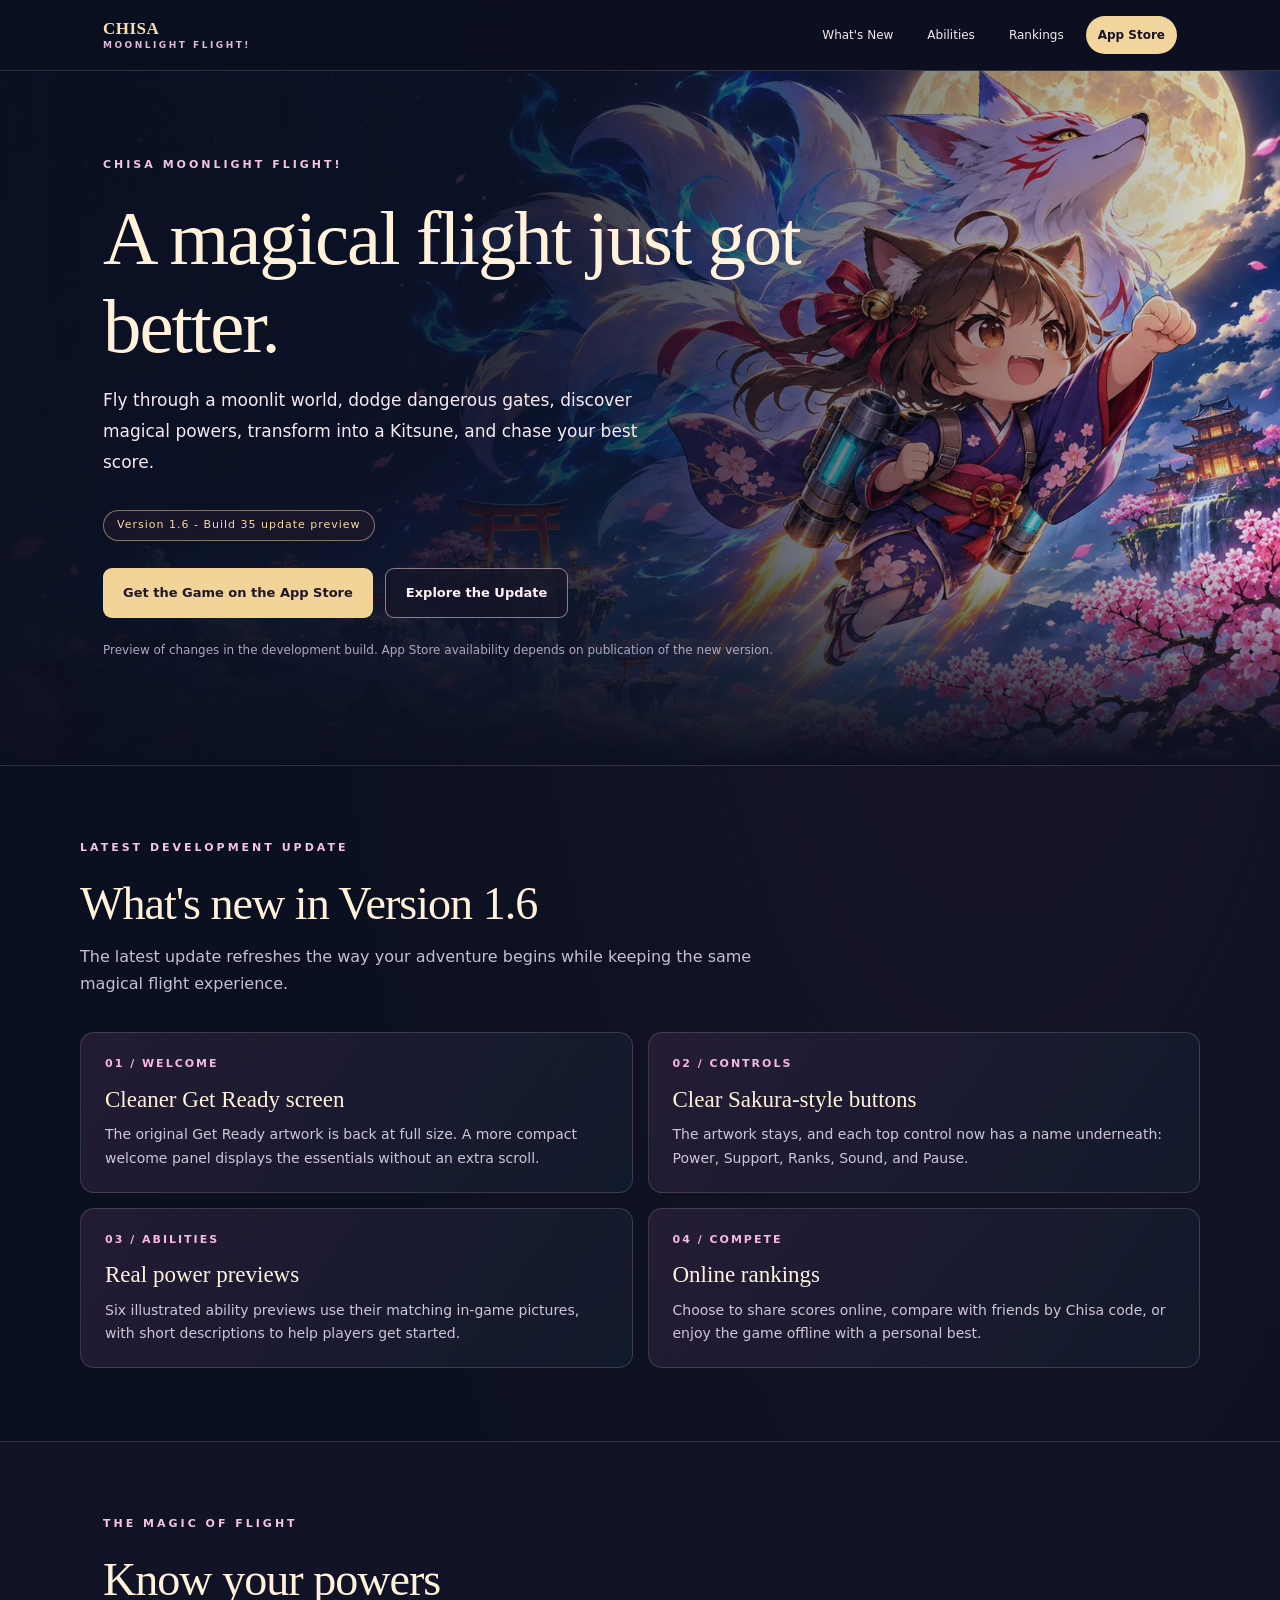
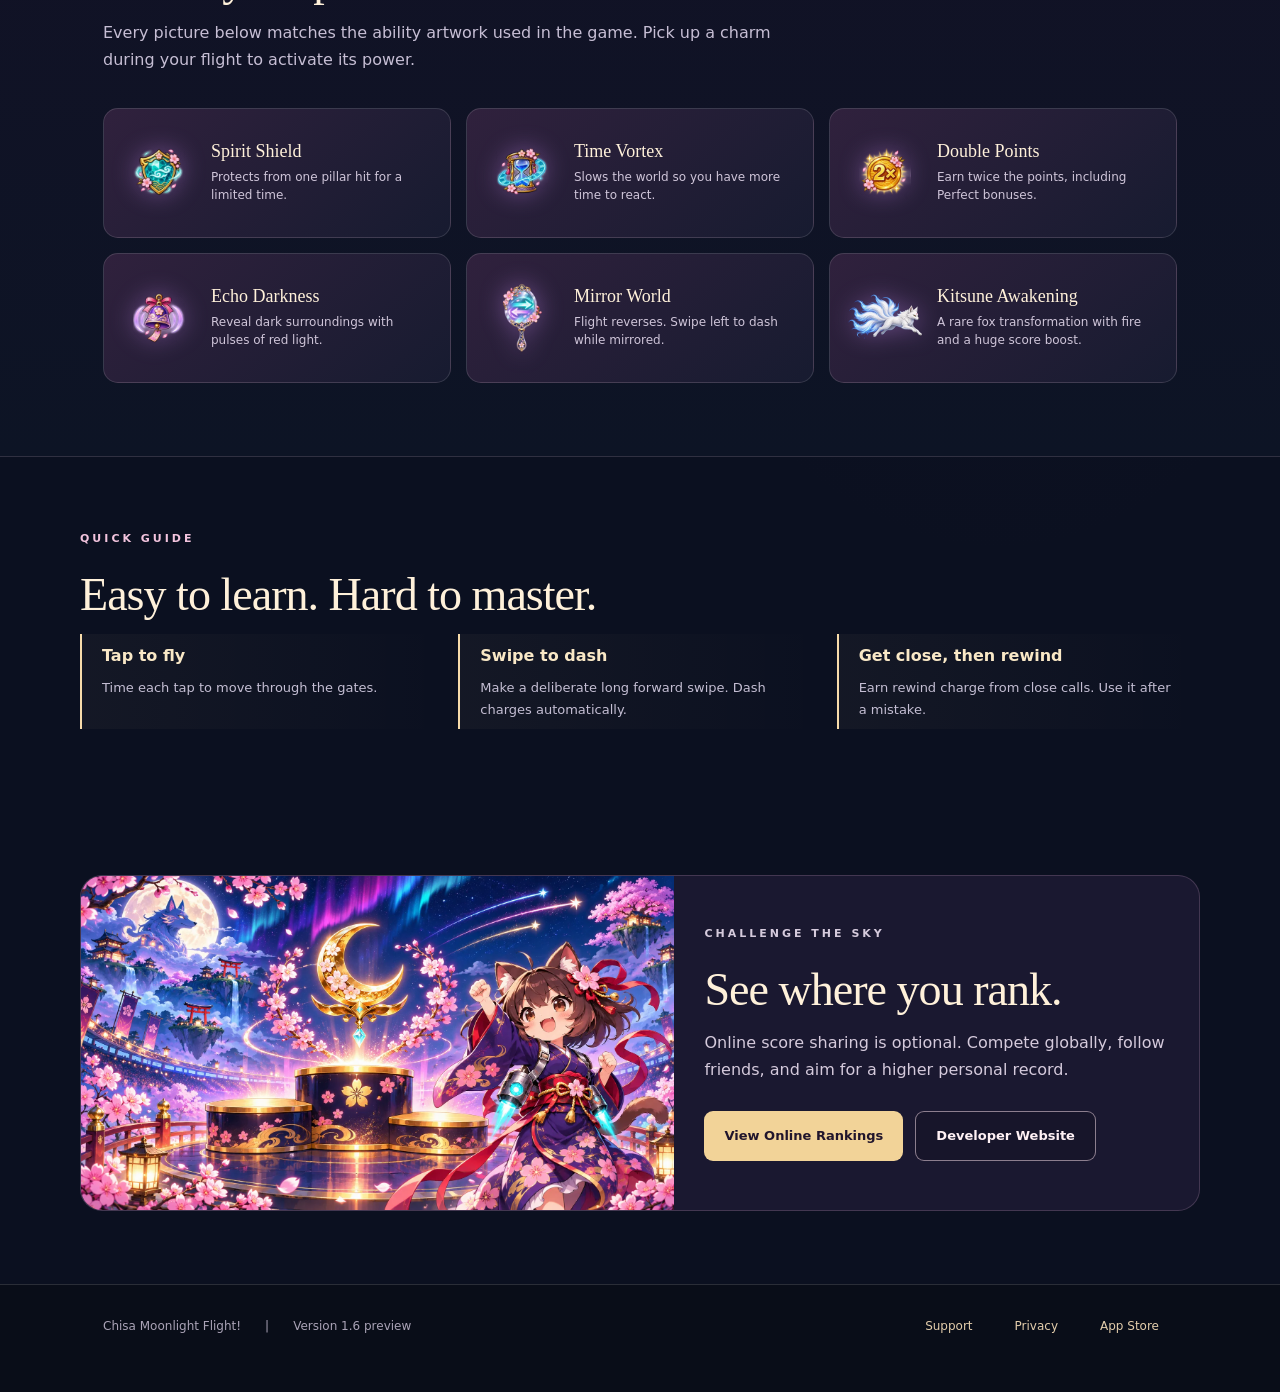
<file: updates.html>
<!doctype html>
<html lang="en">
<head>
<meta charset="utf-8">
<meta name="viewport" content="width=device-width, initial-scale=1">
<meta name="theme-color" content="#0b1020">
<meta name="description" content="Explore the Version 1.6 update preview for Chisa Moonlight Flight! See the compact welcome screen, magical abilities, updated controls, and online rankings.">
<meta property="og:type" content="website">
<meta property="og:title" content="Chisa Moonlight Flight! - Version 1.6 Update">
<meta property="og:description" content="A magical moonlit flight with new Sakura-themed controls, illustrated power guides, and online rankings.">
<meta property="og:image" content="https://xavieraponteus-source.github.io/chisa-game/assets/site-nov26/home.webp">
<meta property="og:url" content="https://xavieraponteus-source.github.io/chisa-game/updates.html">
<title>Version 1.6 Update | Chisa Moonlight Flight!</title>
<link rel="stylesheet" href="assets/style.css">
<style>
:root{--glow:#edbdeb;--line:#ffffff28}
*{box-sizing:border-box}
body{overflow-x:hidden;background:radial-gradient(ellipse at 78% 5%,#39214150,transparent 50%),#0b1020}
.wrap{max-width:1120px;margin:auto;padding:0 23px}
.top{z-index:30;position:sticky;top:0;background:#0b1020ee;border-bottom:1px solid #ffffff24;backdrop-filter:blur(12px)}
.top-inner{min-height:70px;display:flex;align-items:center;justify-content:space-between;gap:20px}
.logo{font:700 17px/1.25 Georgia,serif;letter-spacing:.5px;text-decoration:none;color:#f8dfb1}
.logo small{display:block;color:#e1b7da;font:600 9px/1.5 system-ui,sans-serif;letter-spacing:2.5px;text-transform:uppercase}
.menu{display:flex;align-items:center;flex-wrap:wrap;gap:10px}
.menu a{font-size:12px;text-decoration:none;color:#f5e9ee;padding:9px 12px;border-radius:20px}
.menu a:hover,.menu a:focus-visible{background:#ffffff17}
.menu .store{color:#171327;background:#f3d59e;font-weight:800}
.hero-v16{min-height:580px;position:relative;display:flex;align-items:center;isolation:isolate;overflow:hidden;border-bottom:1px solid #ffffff20}
.hero-v16>img{position:absolute;inset:0;width:100%;height:100%;object-fit:cover;object-position:72% center;z-index:-2}
.hero-v16:before{content:"";position:absolute;inset:0;background:linear-gradient(90deg,#0b1020f5 0%,#0b1020d8 43%,#0b10206b 77%,#0b102017),linear-gradient(0deg,#0b1020 0%,transparent 30%);z-index:-1}
.hero-inner{width:100%;padding:85px 23px}
.hero-v16 h1{font-size:clamp(43px,6vw,79px);max-width:720px;margin:15px 0 14px}
.hero-v16 .lead{max-width:550px;color:#f5eaf2;font-size:17px;line-height:1.8}
.kicker{color:#f3c4de;font-size:11px;font-weight:800;letter-spacing:3px;text-transform:uppercase}
.pill{display:inline-block;border:1px solid #f4dbb17a;border-radius:999px;background:#1e172bd4;color:#f5daa1;padding:5px 13px;font-size:11px;letter-spacing:1px;margin-top:13px}
.ctas{display:flex;flex-wrap:wrap;gap:12px;margin-top:27px}
.ctas a{font-weight:750;font-size:13px;text-decoration:none;border-radius:9px;padding:13px 20px;display:inline-flex;align-items:center;justify-content:center;min-height:46px}
.ctas .main{background:#f2d398;color:#21152c}
.ctas .alt{border:1px solid #f3dae688;background:#171629b8;color:#fff1f5}
.content-section{padding:73px 0}
.content-section h2{font-size:clamp(30px,3.6vw,48px);margin:13px 0 12px}
.section-desc{max-width:720px;color:#c6bed4;margin-bottom:35px}
.release{display:grid;grid-template-columns:repeat(2,minmax(0,1fr));gap:15px}
.release article{padding:22px 24px;border:1px solid #ffffff24;border-radius:14px;background:linear-gradient(125deg,#2c203bba,#121b2df0);min-height:158px}
.release .num{display:block;color:#f8b7de;font-size:11px;font-weight:800;letter-spacing:2px;margin-bottom:13px}
.release h3{font-size:23px;margin:0 0 10px}
.release p{color:#cfc5d9;font-size:14px;line-height:1.65;margin:0}
.power-section{background:linear-gradient(180deg,#121226,#0d1425);border-top:1px solid #ffffff20;border-bottom:1px solid #ffffff20}
.powers{display:grid;grid-template-columns:repeat(3,minmax(0,1fr));gap:15px}
.power{display:flex;gap:14px;align-items:center;min-height:130px;border:1px solid #ffffff22;border-radius:15px;padding:17px;background:linear-gradient(140deg,#30213d,#171b30)}
.power img{width:76px;height:76px;object-fit:contain;flex:none;filter:drop-shadow(0 0 12px #bd83e477)}
.power h3{font-size:18px;margin:0 0 6px}
.power p{margin:0;color:#cfc5d9;font-size:12px;line-height:1.55}
.controls{display:grid;grid-template-columns:repeat(3,minmax(0,1fr));gap:15px;border:0}
.control{border-left:2px solid #f7dbaa;padding:8px 20px;background:linear-gradient(90deg,#f7dbaa0a,transparent)}
.control b{display:block;color:#f9e8c6;margin-bottom:8px}
.control p{font-size:13px;color:#c4bed3;margin:0}
.banner{display:grid;grid-template-columns:1.2fr 1fr;gap:30px;align-items:center;background:#1a1830;border:1px solid #e3b3d633;border-radius:22px;overflow:hidden}
.banner img{width:100%;height:100%;min-height:290px;max-height:460px;object-fit:cover}
.banner-copy{padding:30px 30px 30px 0}
.banner-copy p{color:#d5cadc}
.bottom{border-top:1px solid #ffffff22;background:#090d18;padding:31px 0;color:#aaa3b6;font-size:12px}
.bottom .wrap{display:flex;align-items:center;justify-content:space-between;gap:12px;flex-wrap:wrap}
.bottom a{color:#e4ceac;text-decoration:none;margin-right:18px}
.notice{margin-top:22px;font-size:12px;color:#afa7c1}
@media(max-width:780px){.hero-v16{min-height:690px;align-items:flex-end}.hero-v16>img{height:75%;object-position:67% top}.hero-v16:before{background:linear-gradient(0deg,#0b1020 9%,#0b1020f5 29%,#0b10208f 58%,transparent 88%)}.hero-inner{padding:320px 23px 65px}.powers{grid-template-columns:repeat(2,minmax(0,1fr))}.controls{grid-template-columns:1fr 1fr}.banner{grid-template-columns:1fr}.banner img{max-height:260px}.banner-copy{padding:0 25px 28px}}
@media(max-width:550px){.top-inner{min-height:68px}.menu{gap:0}.menu a{font-size:11px;padding:7px 8px}.menu a:first-child{display:none}.logo{font-size:14px}.logo small{font-size:8px}.hero-v16 h1{font-size:42px}.hero-v16 .lead{font-size:15px}.release,.powers,.controls{grid-template-columns:1fr}.content-section{padding:55px 0}.power{min-height:105px}.power img{width:70px;height:70px}.ctas a{flex:1 1 100%}}
@media(prefers-reduced-motion:reduce){html{scroll-behavior:auto}}
</style>
</head>
<body>
<a class="skip" href="#main">Skip to content</a>
<header class="top"><div class="wrap top-inner">
<a href="https://xavier-is-working.com/" class="logo">CHISA <small>Moonlight Flight!</small></a>
<nav class="menu" aria-label="Main navigation">
<a href="#new">What's New</a><a href="#powers">Abilities</a>
<a href="https://xavier-is-working.com/leaderboard.html">Rankings</a>
<a class="store" href="https://apps.apple.com/app/id6825587415" rel="noopener noreferrer">App Store</a>
</nav></div></header>
<main id="main">
<section class="hero-v16" aria-labelledby="hero-title">
<img src="assets/site-nov26/home.webp" alt="Moonlit Japanese fantasy artwork for Chisa Moonlight Flight!" fetchpriority="high">
<div class="wrap hero-inner"><p class="kicker">Chisa Moonlight Flight!</p><h1 id="hero-title">A magical flight just got better.</h1>
<p class="lead">Fly through a moonlit world, dodge dangerous gates, discover magical powers, transform into a Kitsune, and chase your best score.</p>
<span class="pill">Version 1.6 - Build 35 update preview</span>
<div class="ctas"><a class="main" href="https://apps.apple.com/app/id6825587415">Get the Game on the App Store</a><a class="alt" href="#new">Explore the Update</a></div>
<p class="notice">Preview of changes in the development build. App Store availability depends on publication of the new version.</p>
</div></section>
<section id="new" class="content-section wrap">
<p class="kicker">Latest Development Update</p><h2>What's new in Version 1.6</h2>
<p class="section-desc">The latest update refreshes the way your adventure begins while keeping the same magical flight experience.</p>
<div class="release">
<article><span class="num">01 / WELCOME</span><h3>Cleaner Get Ready screen</h3><p>The original Get Ready artwork is back at full size. A more compact welcome panel displays the essentials without an extra scroll.</p></article>
<article><span class="num">02 / CONTROLS</span><h3>Clear Sakura-style buttons</h3><p>The artwork stays, and each top control now has a name underneath: Power, Support, Ranks, Sound, and Pause.</p></article>
<article><span class="num">03 / ABILITIES</span><h3>Real power previews</h3><p>Six illustrated ability previews use their matching in-game pictures, with short descriptions to help players get started.</p></article>
<article><span class="num">04 / COMPETE</span><h3>Online rankings</h3><p>Choose to share scores online, compare with friends by Chisa code, or enjoy the game offline with a personal best.</p></article>
</div></section>
<section class="content-section power-section" id="powers"><div class="wrap">
<p class="kicker">The Magic of Flight</p><h2>Know your powers</h2>
<p class="section-desc">Every picture below matches the ability artwork used in the game. Pick up a charm during your flight to activate its power.</p>
<div class="powers">
<div class="power"><img src="assets/shield.webp" loading="lazy" alt="Spirit Shield pickup"><div><h3>Spirit Shield</h3><p>Protects from one pillar hit for a limited time.</p></div></div>
<div class="power"><img src="assets/time.webp" loading="lazy" alt="Time Vortex pickup"><div><h3>Time Vortex</h3><p>Slows the world so you have more time to react.</p></div></div>
<div class="power"><img src="assets/double.webp" loading="lazy" alt="Double Points pickup"><div><h3>Double Points</h3><p>Earn twice the points, including Perfect bonuses.</p></div></div>
<div class="power"><img src="assets/echo.webp" loading="lazy" alt="Echo Darkness pickup"><div><h3>Echo Darkness</h3><p>Reveal dark surroundings with pulses of red light.</p></div></div>
<div class="power"><img src="assets/mirror.webp" loading="lazy" alt="Mirror World pickup"><div><h3>Mirror World</h3><p>Flight reverses. Swipe left to dash while mirrored.</p></div></div>
<div class="power"><img src="assets/kitsune.webp" loading="lazy" alt="Kitsune Awakening pickup"><div><h3>Kitsune Awakening</h3><p>A rare fox transformation with fire and a huge score boost.</p></div></div>
</div></div></section>
<section class="content-section wrap" id="how-to-play">
<p class="kicker">Quick Guide</p><h2>Easy to learn. Hard to master.</h2>
<div class="controls">
<div class="control"><b>Tap to fly</b><p>Time each tap to move through the gates.</p></div>
<div class="control"><b>Swipe to dash</b><p>Make a deliberate long forward swipe. Dash charges automatically.</p></div>
<div class="control"><b>Get close, then rewind</b><p>Earn rewind charge from close calls. Use it after a mistake.</p></div>
</div></section>
<section class="content-section wrap"><div class="banner">
<img src="assets/site-nov26/rankings.webp" loading="lazy" alt="Moonlit rankings artwork">
<div class="banner-copy"><p class="kicker">Challenge the Sky</p><h2>See where you rank.</h2><p>Online score sharing is optional. Compete globally, follow friends, and aim for a higher personal record.</p>
<div class="ctas"><a class="main" href="https://xavier-is-working.com/leaderboard.html">View Online Rankings</a><a class="alt" href="https://xavier-is-working.com/">Developer Website</a></div>
</div></div></section>
</main>
<footer class="bottom"><div class="wrap">
<div>Chisa Moonlight Flight! <span aria-hidden="true"> | </span> Version 1.6 preview</div>
<div><a href="https://xavier-is-working.com/support.html">Support</a><a href="https://xavier-is-working.com/privacy.html">Privacy</a><a href="https://apps.apple.com/app/id6825587415">App Store</a></div>
</div></footer>
</body></html>
</file>
<file: assets/style.css>
:root{color-scheme:dark;--bg:#0b1020;--panel:#13182d;--text:#eee8f0;--muted:#b5b3c8;--gold:#f0d095;--pink:#f5abc7;--line:#ffffff19}*{box-sizing:border-box}html{scroll-behavior:smooth;scroll-padding-top:95px}body{margin:0;background:var(--bg);color:var(--text);font:16px/1.7 system-ui,-apple-system,BlinkMacSystemFont,"Segoe UI",sans-serif}a{color:inherit}a:focus-visible,summary:focus-visible{outline:3px solid var(--pink);outline-offset:5px}img{max-width:100%}h1,h2,h3{font-family:Georgia,"Times New Roman",serif;font-weight:400;line-height:1.15;margin:0 0 22px;color:#fff1da}h1{font-size:clamp(42px,5.3vw,78px);letter-spacing:-2px}h2{font-size:clamp(34px,4vw,53px);letter-spacing:-1px}h3{font-size:25px;margin-bottom:12px}p{margin:0 0 20px}strong{color:#fff}.eyebrow{font-size:11px;font-weight:750;letter-spacing:2.4px;color:var(--pink);text-transform:uppercase;margin-bottom:20px}.nav{display:flex;align-items:center;justify-content:space-between;gap:24px;padding:22px max(24px,calc((100vw - 1200px)/2));background:#0b1020f5;border-bottom:1px solid var(--line);position:sticky;top:0;z-index:10;backdrop-filter:blur(16px)}.brand{text-decoration:none;color:var(--gold);font-weight:700;font-size:15px;letter-spacing:2px;line-height:1.3}.brand>span{color:var(--pink);font-size:28px;vertical-align:middle;margin-right:8px}.brand small{display:block;font-size:8px;letter-spacing:2.3px;margin-left:36px;color:var(--muted)}nav{display:flex;align-items:center;gap:26px}nav a{font-size:12px;text-decoration:none;color:#ddd3e4}nav a:hover,.text-link:hover{color:var(--pink)}.nav-donate{border:1px solid #f0d09555;border-radius:30px;padding:8px 17px;color:var(--gold)}.skip{position:absolute;top:-100px;z-index:100;background:white;color:black;padding:12px}.skip:focus{top:10px}.hero{position:relative;min-height:690px;display:flex;align-items:center;isolation:isolate;overflow:hidden}.hero-art{position:absolute;inset:0;width:100%;height:100%;object-fit:cover;object-position:center;z-index:-3}.hero:before{content:"";position:absolute;inset:0;z-index:-2;background:linear-gradient(90deg,#0b1020ed 0%,#0b1020a8 33%,#0b102010 72%)}.hero:after{content:"";position:absolute;inset:0;z-index:-1;background:linear-gradient(0deg,var(--bg),transparent 28%)}.hero-copy{width:100%;max-width:1250px;padding:70px 26px;margin:auto}.hero-copy h1{max-width:610px}.hero-copy>p:not(.eyebrow){max-width:500px;color:#ded5e9;font-size:17px;text-shadow:0 1px 10px #000}.actions{display:flex;flex-wrap:wrap;gap:12px;margin-top:28px}.button{display:inline-flex;justify-content:center;align-items:center;gap:8px;text-decoration:none;background:var(--gold);color:#1a1424;font-size:13px;font-weight:750;padding:13px 22px;border-radius:7px;min-height:47px;transition:transform .2s,filter .2s}.button:hover{filter:brightness(1.08);transform:translateY(-2px)}.button.secondary{background:#14182dbc;border:1px solid #eee3ff50;color:#f9e8ed}.hero-note{display:block;font-size:11px;color:#c6bdcf;letter-spacing:1px;margin-top:24px}.section{max-width:1200px;margin:auto;padding:85px 26px;scroll-margin-top:85px}.section-heading{max-width:670px;margin-bottom:40px}.section-heading>p:not(.eyebrow){color:var(--muted);max-width:600px}.features{display:grid;grid-template-columns:repeat(3,minmax(0,1fr));gap:30px}.features article{border-top:1px solid #f0d09555;padding-top:24px}.features span{font-size:10px;letter-spacing:2px;color:var(--pink)}.features h3{margin-top:16px}.features p,.developer p{color:var(--muted)}.abilities-preview{border-top:1px solid var(--line);border-bottom:1px solid var(--line);text-align:center}.abilities-preview .section-heading{margin:0 auto 35px}.abilities-preview .section-heading p{margin-left:auto;margin-right:auto}.charms{display:grid;grid-template-columns:repeat(6,1fr);gap:18px;margin-bottom:35px}.charms a{text-decoration:none;font-size:12px;color:#e9dce8}.charms img{display:block;margin:0 auto 14px;object-fit:contain;filter:drop-shadow(0 0 9px #a77bf64d);transition:transform .25s}.charms a:hover img{transform:translateY(-5px)}.text-link{font-size:13px;color:var(--gold);text-underline-offset:6px}.developer{display:grid;grid-template-columns:1fr 2fr;gap:65px;align-items:center}.dev-mark{aspect-ratio:1;max-width:290px;border:1px solid #f0d09555;border-radius:50%;display:flex;align-items:center;justify-content:center;font-size:140px;color:#f5abc722;background:radial-gradient(circle,#502b5350,transparent 70%);position:relative}.dev-mark span{position:absolute;font-family:Georgia,serif;font-size:65px;color:var(--gold);letter-spacing:7px}.developer h2{font-size:40px}.roadmap{padding:45px;background:linear-gradient(125deg,#21192f,#11192c);border:1px solid var(--line);border-radius:20px}.roadmap .features{grid-template-columns:1fr 1fr}.muted,.fine{color:var(--muted);font-size:13px}.roadmap>.muted{margin:25px 0 0}.donation{text-align:center;max-width:800px;padding-bottom:110px}.donation>p:not(.eyebrow){max-width:640px;margin:0 auto 25px;color:var(--muted)}.donation .fine{margin-top:20px!important;font-size:12px}footer{text-align:center;border-top:1px solid var(--line);padding:45px 20px;background:#080c17}footer p{color:var(--muted);font-size:13px;margin-top:12px}footer div{display:flex;justify-content:center;gap:24px;flex-wrap:wrap;font-size:12px;margin-bottom:25px}footer small{font-size:11px;color:#9390a7}.page-heading{padding-top:90px;padding-bottom:55px;max-width:1000px;text-align:center}.page-heading p{max-width:620px;margin-left:auto;margin-right:auto;color:var(--muted)}.page-heading .eyebrow{color:var(--pink)}.page-heading .actions{justify-content:center}.controls{border-top:1px solid var(--line)}.ability-grid{display:grid;grid-template-columns:repeat(2,minmax(0,1fr));gap:18px}.ability{padding:28px;border:1px solid var(--line);border-radius:15px;background:linear-gradient(135deg,#1d1830,#101a2b);overflow:hidden}.ability img{float:right;object-fit:contain;margin:0 0 10px 16px;filter:drop-shadow(0 0 10px #b183ee50)}.ability .eyebrow{font-size:9px;letter-spacing:1.5px;margin-top:10px;margin-bottom:13px}.ability h3{font-size:28px}.ability>p:last-child{font-size:14px;color:var(--muted);margin-bottom:0}.faq{max-width:920px}.faq details{border-bottom:1px solid var(--line);padding:20px 0}.faq summary{cursor:pointer;font-size:16px;color:#f4e2c6;line-height:1.5;padding-right:15px}.faq details p{font-size:14px;color:var(--muted);padding:15px 20px 0 0;margin:0}.contact{max-width:850px;text-align:center;border-top:1px solid var(--line)}.contact>.fine{margin-top:25px}.contact p{color:var(--muted)}@media(max-width:850px){nav{gap:15px}.nav{padding:16px 20px;gap:15px}nav a{font-size:11px}.nav-donate{display:none}.hero{min-height:730px;align-items:flex-end}.hero-art{object-position:65% top;height:65%}.hero:before{background:linear-gradient(0deg,#0b1020 28%,#0b1020e8 42%,#0b102010 75%)}.hero-copy{padding-top:330px;padding-bottom:45px}.hero-copy h1{max-width:550px}.hero-copy>.eyebrow{font-size:9px}.section{padding:58px 22px}.features{gap:20px}.charms{grid-template-columns:repeat(3,1fr);row-gap:26px}.developer{gap:35px;grid-template-columns:1fr 2fr}.developer h2{font-size:32px}.roadmap{padding:28px}}@media(max-width:560px){.brand{font-size:12px}.brand small{font-size:6px;letter-spacing:1.3px}.brand>span{font-size:22px}nav{gap:13px}nav a:first-child{display:none}h1{letter-spacing:-1px}.hero{min-height:780px}.hero-copy{padding-top:360px}.hero-copy>p:not(.eyebrow){font-size:15px}.hero-art{object-position:67% top;height:58%}.hero:before{background:linear-gradient(0deg,#0b1020 34%,#0b1020d0 48%,transparent 80%)}.features,.ability-grid{grid-template-columns:1fr}.developer{grid-template-columns:1fr}.dev-mark{width:130px;font-size:90px}.dev-mark span{font-size:34px}.developer h2{font-size:34px}.roadmap .features{grid-template-columns:1fr}.actions .button{width:100%}.ability img{width:85px;height:85px}.page-heading{padding-top:60px}.charms{gap:20px 8px}.charms img{width:75px;height:75px}.charms span{font-size:11px}.donation{padding-bottom:70px}}@media(prefers-reduced-motion:reduce){html{scroll-behavior:auto}*{transition:none!important}}
</file>
